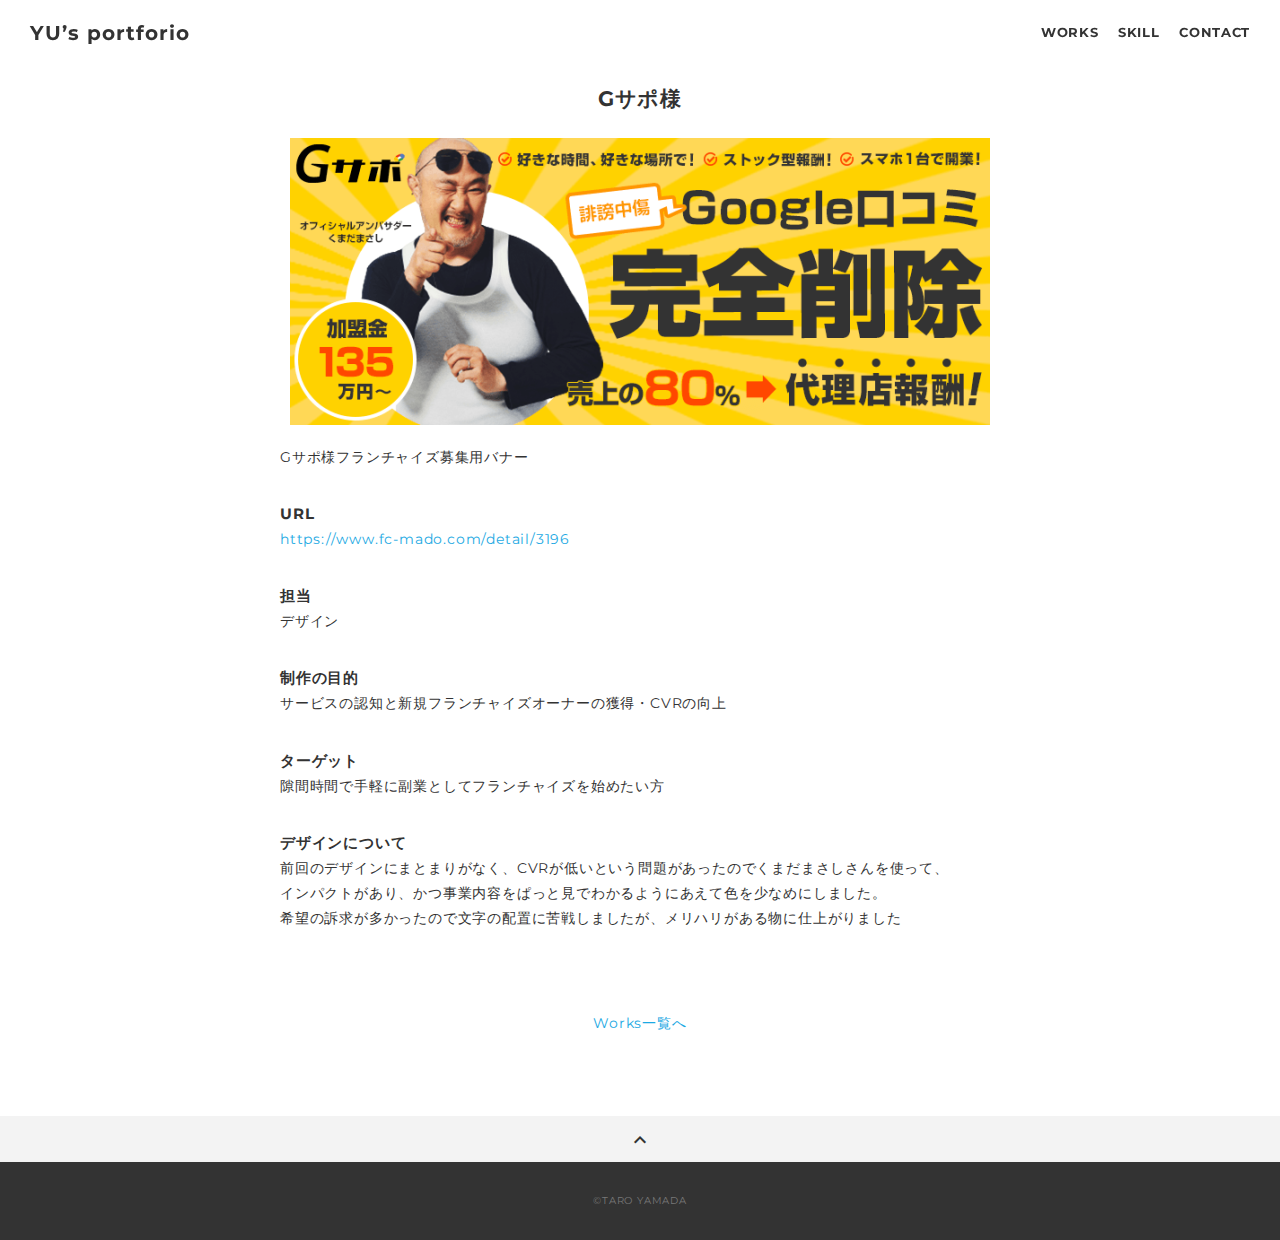
<file: Gsapo.html>
<!DOCTYPE html>
<html>
<head>
  <meta charset="utf-8">
  <meta name="viewport" content="width=device-width,initial-scale=1.0,user-scalable=no">
  <meta property='og:type' content='website'>
  <meta property='og:title' content='WebデザイナーYU ANAMIのポートフォリオ'>
  <meta property='og:url' content='URLが入る'>
  <meta property='og:description' content='TARO YAMADAのポートフォリオサイトです。'>
  <meta property="og:image" content="img/ogp.png">
  <meta name="description" content="TARO YAMADAのポートフォリオサイトです" />
  <title>YU ANAMI ポートフォリオ</title>
  <link rel="preconnect" href="https://fonts.gstatic.com">
  <link rel="preconnect" href="https://fonts.gstatic.com">
  <link href="https://fonts.googleapis.com/css2?family=Montserrat:wght@400;700&display=swap" rel="stylesheet">
  <link href="https://fonts.googleapis.com/css?family=Material+Icons+Outlined" rel="stylesheet">
  <link href="css/ress.css" media="all" rel="stylesheet" type="text/css" />
  <link href="css/style.css" media="all" rel="stylesheet" type="text/css" />
  <link rel="shortcut icon" href="img/favicon.ico" />
  <link rel=”canonical” href=”URLが入る” />
</head>

<body>
  <div class="wrapper">

    <!-- header -->
    <header class="header ">
      <div class="header-inner">
        <h1 class="header-logo">
          <a href="index.html">YU’s portforio</a>
        </h1>
        <nav class="header-nav">
          <ul class="header-nav-list">
            <li class="header-nav-item"><a href="./#works">WORKS</a></li>
            <li class="header-nav-item"><a href="./#skill">SKILL</a></li>
            <li class="header-nav-item"><a href="./#contact">CONTACT</a></li>
          </ul>
        </nav>
      </div>
    </header>
    <!-- /header -->

    <main class="content">

      <article class="article">
        <div class="article-inner">
          <h2 class="article-title">Gサポ様</h2>
          <p class="article-img">
            <img src="img/Gsapo.png" alt="Gサポ様バナー">
          </p>
          <div class="article-body">
            <p>
             Gサポ様フランチャイズ募集用バナー
            </p>
            <h3 class="article-info-title">URL</h3>
            <p><a href="https://www.fc-mado.com/detail/3196" target="_blank" rel="noopener">https://www.fc-mado.com/detail/3196</a></p>
            <h3 class="article-info-title">担当</h3>
            <p>デザイン</p>
            <h3 class="article-info-title">制作の目的</h3>
            <p>サービスの認知と新規フランチャイズオーナーの獲得・CVRの向上</p>
            <h3 class="article-info-title">ターゲット</h3>
            <p>隙間時間で手軽に副業としてフランチャイズを始めたい方</p>
            <h3 class="article-info-title">デザインについて</h3>
            <p>
              前回のデザインにまとまりがなく、CVRが低いという問題があったのでくまだまさしさんを使って、<br>インパクトがあり、かつ事業内容をぱっと見でわかるようにあえて色を少なめにしました。<br>希望の訴求が多かったので文字の配置に苦戦しましたが、メリハリがある物に仕上がりました
            </p>
          </div>
          <div class="home-link">
            <a href="./#works">Works一覧へ</a>
          </div>
        </div>
      </article>

      <div class="page-top" id="js-page-top">
        <span class="material-icons-outlined">expand_less</span>
      </div>
    </main>

    <!-- footer -->
    <footer class="footer">
      <div class="copyright">&copy;TARO YAMADA</div>
    </footer>
    <!-- /footer -->

  </div>
  <script src="https://ajax.googleapis.com/ajax/libs/jquery/3.5.1/jquery.min.js"></script>
  <script type='text/javascript' src="js/script.js"></script>
</body>
</html>
</file>
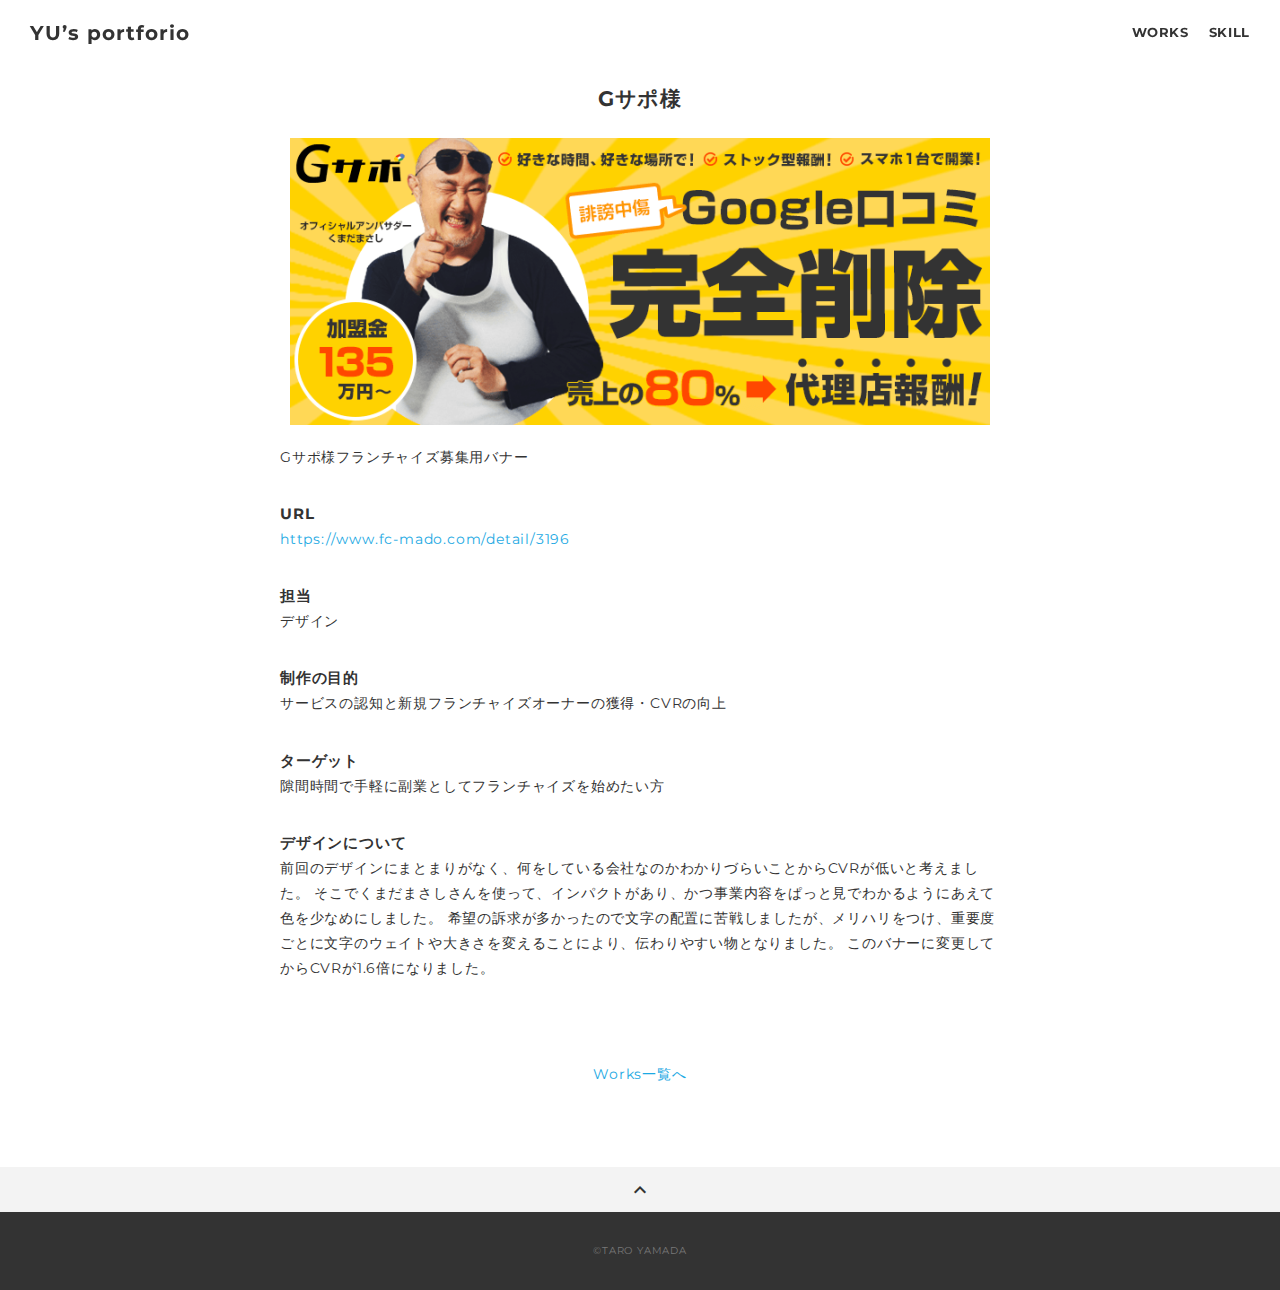
<file: works-Gsapo.html>
<!DOCTYPE html>
<html>
<head>
  <meta charset="utf-8">
  <meta name="viewport" content="width=device-width,initial-scale=1.0,user-scalable=no">
  <meta property='og:type' content='website'>
  <meta property='og:title' content='WebデザイナーYU ANAMIのポートフォリオ'>
  <meta property='og:url' content='URLが入る'>
  <meta property='og:description' content='YU ANAMIのポートフォリオサイトです。'>
  <meta property="og:image" content="img/ogp.png">
  <meta name="description" content="YU ANAMIのポートフォリオサイトです" />
  <title>YU ANAMI ポートフォリオ</title>
  <link rel="preconnect" href="https://fonts.gstatic.com">
  <link rel="preconnect" href="https://fonts.gstatic.com">
  <link href="https://fonts.googleapis.com/css2?family=Montserrat:wght@400;700&display=swap" rel="stylesheet">
  <link href="https://fonts.googleapis.com/css?family=Material+Icons+Outlined" rel="stylesheet">
  <link href="css/ress.css" media="all" rel="stylesheet" type="text/css" />
  <link href="css/style.css" media="all" rel="stylesheet" type="text/css" />
  <link rel="shortcut icon" href="img/favicon.ico" />
  <link rel=”canonical” href=”URLが入る” />
</head>

<body>
  <div class="wrapper">

    <!-- header -->
    <header class="header ">
      <div class="header-inner">
        <h1 class="header-logo">
          <a href="index.html">YU’s portforio</a>
        </h1>
        <nav class="header-nav">
          <ul class="header-nav-list">
            <li class="header-nav-item"><a href="./#works">WORKS</a></li>
            <li class="header-nav-item"><a href="./#skill">SKILL</a></li>
          </ul>
        </nav>
      </div>
    </header>
    <!-- /header -->

    <main class="content">

      <article class="article">
        <div class="article-inner">
          <h2 class="article-title">Gサポ様</h2>
          <p class="article-img">
            <img src="img/Gsapo.png" alt="Gサポ様バナー">
          </p>
          <div class="article-body">
            <p>
             Gサポ様フランチャイズ募集用バナー
            </p>
            <h3 class="article-info-title">URL</h3>
            <p><a href="https://www.fc-mado.com/detail/3196" target="_blank" rel="noopener">https://www.fc-mado.com/detail/3196</a></p>
            <h3 class="article-info-title">担当</h3>
            <p>デザイン</p>
            <h3 class="article-info-title">制作の目的</h3>
            <p>サービスの認知と新規フランチャイズオーナーの獲得・CVRの向上</p>
            <h3 class="article-info-title">ターゲット</h3>
            <p>隙間時間で手軽に副業としてフランチャイズを始めたい方</p>
            <h3 class="article-info-title">デザインについて</h3>
            <p>
              前回のデザインにまとまりがなく、何をしている会社なのかわかりづらいことからCVRが低いと考えました。
              そこでくまだまさしさんを使って、インパクトがあり、かつ事業内容をぱっと見でわかるようにあえて色を少なめにしました。
              希望の訴求が多かったので文字の配置に苦戦しましたが、メリハリをつけ、重要度ごとに文字のウェイトや大きさを変えることにより、伝わりやすい物となりました。
              このバナーに変更してからCVRが1.6倍になりました。
            </p>
          </div>
          <div class="home-link">
            <a href="./#works">Works一覧へ</a>
          </div>
        </div>
      </article>

      <div class="page-top" id="js-page-top">
        <span class="material-icons-outlined">expand_less</span>
      </div>
    </main>

    <!-- footer -->
    <footer class="footer">
      <div class="copyright">&copy;TARO YAMADA</div>
    </footer>
    <!-- /footer -->

  </div>
  <script src="https://ajax.googleapis.com/ajax/libs/jquery/3.5.1/jquery.min.js"></script>
  <script type='text/javascript' src="js/script.js"></script>
</body>
</html>
</file>
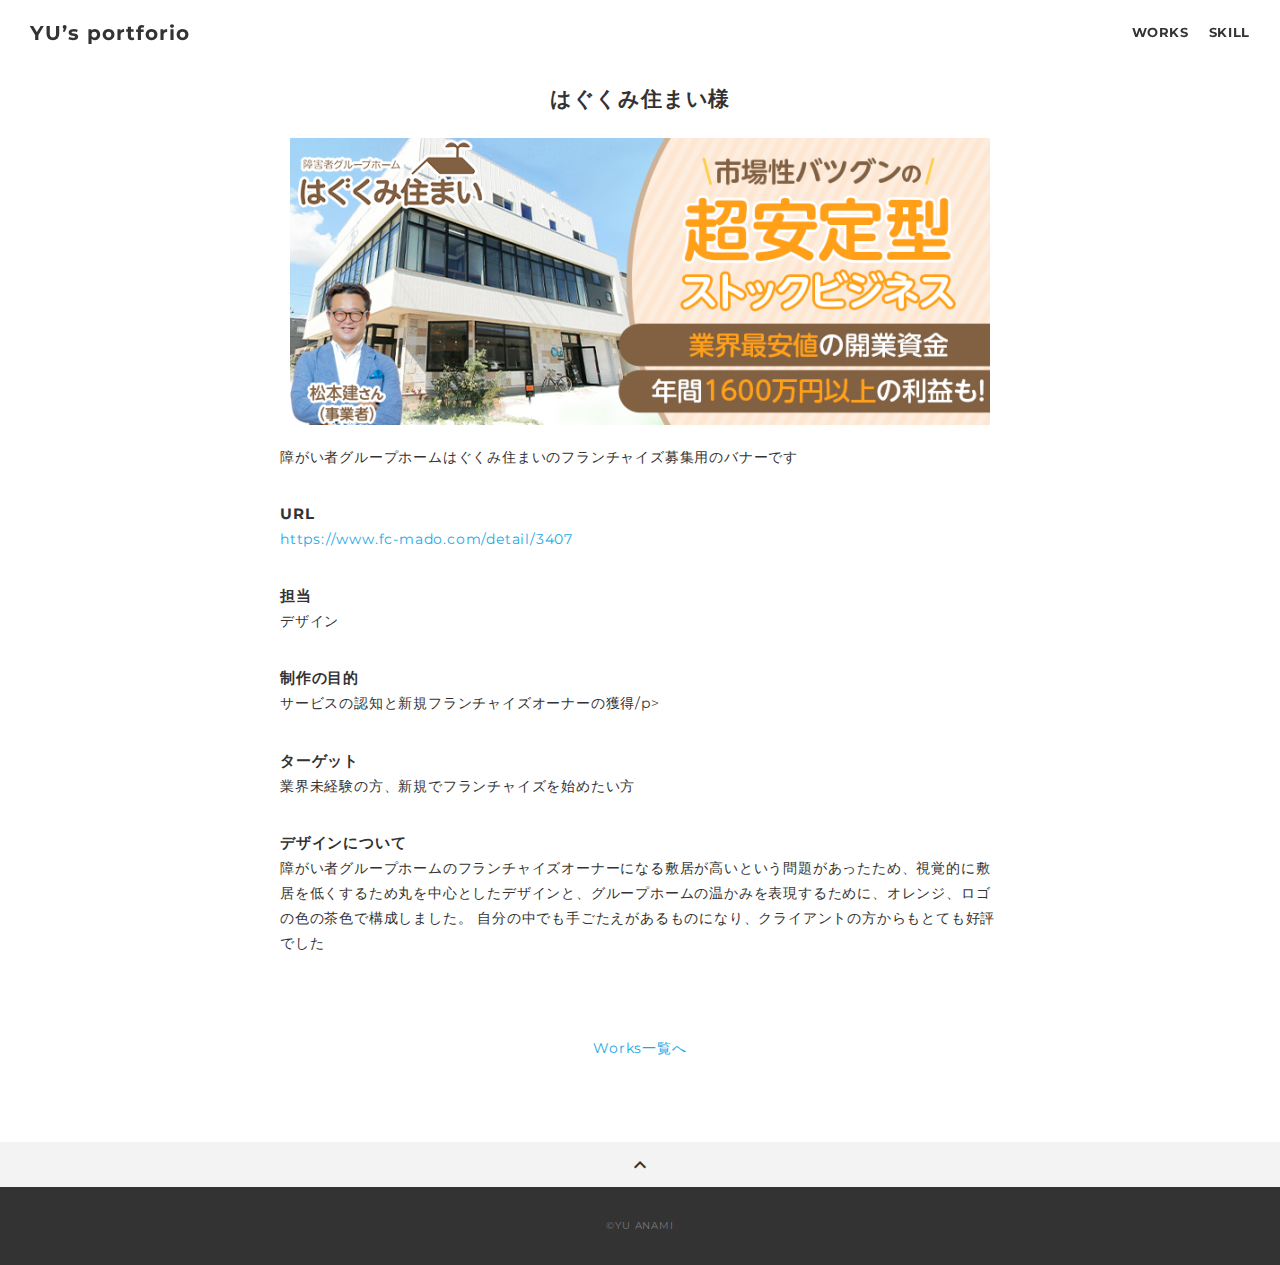
<file: works-hagukumi.html>
<!DOCTYPE html>
<html>
<head>
  <meta charset="utf-8">
  <meta name="viewport" content="width=device-width,initial-scale=1.0,user-scalable=no">
  <meta property='og:type' content='website'>
  <meta property='og:title' content='WebデザイナーYU ANAMIのポートフォリオ'>
  <meta property='og:url' content='URLが入る'>
  <meta property='og:description' content='YU ANAMIのポートフォリオサイトです。'>
  <meta property="og:image" content="img/ogp.png">
  <meta name="description" content="YU ANAMIのポートフォリオサイトです" />
  <title>YU ANAMI ポートフォリオ</title>
  <link rel="preconnect" href="https://fonts.gstatic.com">
  <link rel="preconnect" href="https://fonts.gstatic.com">
  <link href="https://fonts.googleapis.com/css2?family=Montserrat:wght@400;700&display=swap" rel="stylesheet">
  <link href="https://fonts.googleapis.com/css?family=Material+Icons+Outlined" rel="stylesheet">
  <link href="css/ress.css" media="all" rel="stylesheet" type="text/css" />
  <link href="css/style.css" media="all" rel="stylesheet" type="text/css" />
  <link rel="shortcut icon" href="img/favicon.ico" />
  <link rel=”canonical” href=”URLが入る” />
</head>

<body>
  <div class="wrapper">

    <!-- header -->
    <header class="header ">
      <div class="header-inner">
        <h1 class="header-logo">
          <a href="index.html">YU’s portforio</a>
        </h1>
        <nav class="header-nav">
          <ul class="header-nav-list">
            <li class="header-nav-item"><a href="./#works">WORKS</a></li>
            <li class="header-nav-item"><a href="./#skill">SKILL</a></li>
          </ul>
        </nav>
      </div>
    </header>
    <!-- /header -->

    <main class="content">

      <article class="article">
        <div class="article-inner">
          <h2 class="article-title">はぐくみ住まい様</h2>
          <p class="article-img">
            <img src="img/hagukumi.png" alt="はぐくみ住まいバナー">
          </p>
          <div class="article-body">
            <p>
              障がい者グループホームはぐくみ住まいのフランチャイズ募集用のバナーです
            </p>
            <h3 class="article-info-title">URL</h3>
            <p><a href="https://www.fc-mado.com/detail/3407" target="_blank" rel="noopener">https://www.fc-mado.com/detail/3407</a></p>
            <h3 class="article-info-title">担当</h3>
            <p>デザイン</p>
            <h3 class="article-info-title">制作の目的</h3>
            <p>サービスの認知と新規フランチャイズオーナーの獲得/p>
            <h3 class="article-info-title">ターゲット</h3>
            <p>業界未経験の方、新規でフランチャイズを始めたい方</p>
            <h3 class="article-info-title">デザインについて</h3>
            <p>
              障がい者グループホームのフランチャイズオーナーになる敷居が高いという問題があったため、視覚的に敷居を低くするため丸を中心としたデザインと、グループホームの温かみを表現するために、オレンジ、ロゴの色の茶色で構成しました。
              自分の中でも手ごたえがあるものになり、クライアントの方からもとても好評でした
            </p>
          </div>
          <div class="home-link">
            <a href="./#works">Works一覧へ</a>
          </div>
        </div>
      </article>

      <div class="page-top" id="js-page-top">
        <span class="material-icons-outlined">expand_less</span>
      </div>
    </main>

    <!-- footer -->
    <footer class="footer">
      <div class="copyright">&copy;YU ANAMI</div>
    </footer>
    <!-- /footer -->

  </div>
  <script src="https://ajax.googleapis.com/ajax/libs/jquery/3.5.1/jquery.min.js"></script>
  <script type='text/javascript' src="js/script.js"></script>
</body>
</html>
</file>
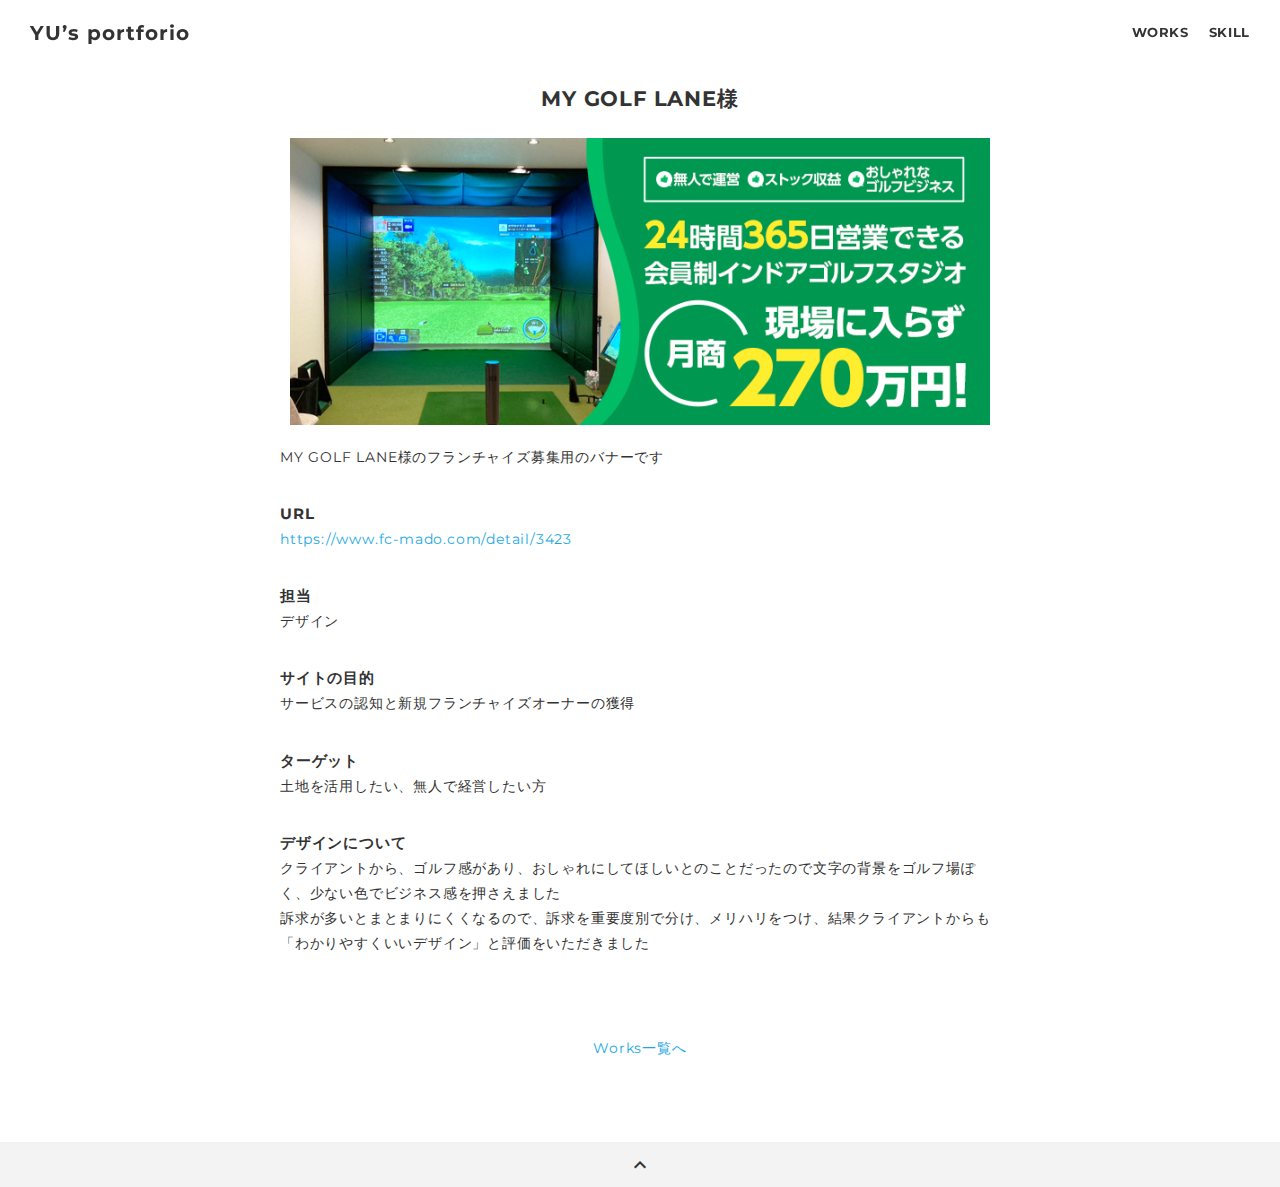
<file: works-mygolf.html>
<!DOCTYPE html>
<html>
<head>
  <meta charset="utf-8">
  <meta name="viewport" content="width=device-width,initial-scale=1.0,user-scalable=no">
  <meta property='og:type' content='website'>
  <meta property='og:title' content='WebデザイナーYU ANAMIのポートフォリオ'>
  <meta property='og:url' content='URLが入る'>
  <meta property='og:description' content='YU ANAMIのポートフォリオサイトです。'>
  <meta property="og:image" content="img/ogp.png">
  <meta name="description" content="YU ANAMIのポートフォリオサイトです" />
  <title>YU ANAMI ポートフォリオ</title>
  <link rel="preconnect" href="https://fonts.gstatic.com">
  <link rel="preconnect" href="https://fonts.gstatic.com">
  <link href="https://fonts.googleapis.com/css2?family=Montserrat:wght@400;700&display=swap" rel="stylesheet">
  <link href="https://fonts.googleapis.com/css?family=Material+Icons+Outlined" rel="stylesheet">
  <link href="css/ress.css" media="all" rel="stylesheet" type="text/css" />
  <link href="css/style.css" media="all" rel="stylesheet" type="text/css" />
  <link rel="shortcut icon" href="img/favicon.ico" />
  <link rel=”canonical” href=”URLが入る” />
</head>

<body>
  <div class="wrapper">

    <!-- header -->
    <header class="header ">
      <div class="header-inner">
        <h1 class="header-logo">
          <a href="index.html">YU’s portforio</a>
        </h1>
        <nav class="header-nav">
          <ul class="header-nav-list">
            <li class="header-nav-item"><a href="./#works">WORKS</a></li>
            <li class="header-nav-item"><a href="./#skill">SKILL</a></li>
          </ul>
        </nav>
      </div>
    </header>
    <!-- /header -->

    <main class="content">

      <article class="article">
        <div class="article-inner">
          <h2 class="article-title">MY GOLF LANE様</h2>
          <p class="article-img">
            <img src="img/mygolf.png" alt="">
          </p>
          <div class="article-body">
            <p>
              MY GOLF LANE様のフランチャイズ募集用のバナーです
            </p>
            <h3 class="article-info-title">URL</h3>
            <p><a href="https://www.fc-mado.com/detail/3423" target="_blank" rel="noopener">https://www.fc-mado.com/detail/3423</a></p>
            <h3 class="article-info-title">担当</h3>
            <p>デザイン</p>
            <h3 class="article-info-title">サイトの目的</h3>
            <p>サービスの認知と新規フランチャイズオーナーの獲得</p>
            <h3 class="article-info-title">ターゲット</h3>
            <p>土地を活用したい、無人で経営したい方</p>
            <h3 class="article-info-title">デザインについて</h3>
            <p>
              クライアントから、ゴルフ感があり、おしゃれにしてほしいとのことだったので文字の背景をゴルフ場ぽく、少ない色でビジネス感を押さえました
              <br>訴求が多いとまとまりにくくなるので、訴求を重要度別で分け、メリハリをつけ、結果クライアントからも「わかりやすくいいデザイン」と評価をいただきました
            </p>
          </div>
          <div class="home-link">
            <a href="./#works">Works一覧へ</a>
          </div>
        </div>
      </article>

      <div class="page-top" id="js-page-top">
        <span class="material-icons-outlined">expand_less</span>
      </div>
    </main>
</file>
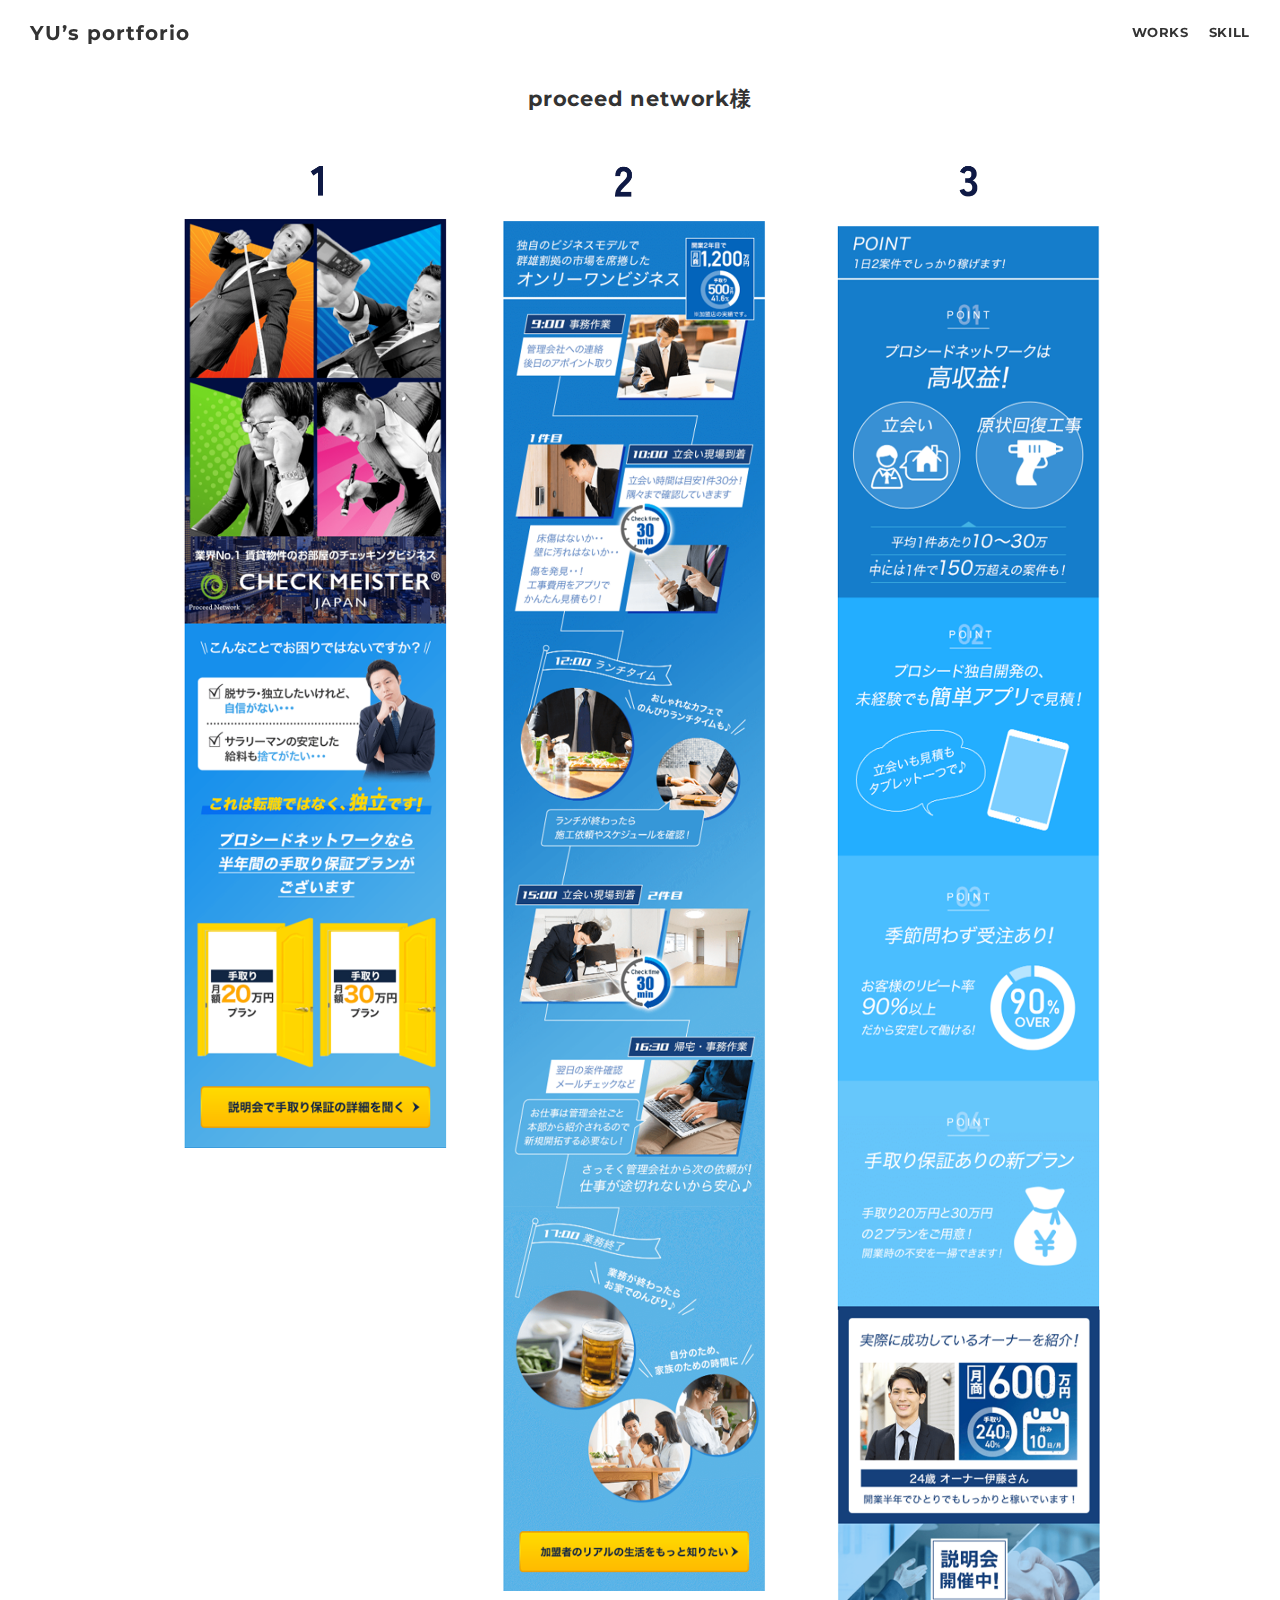
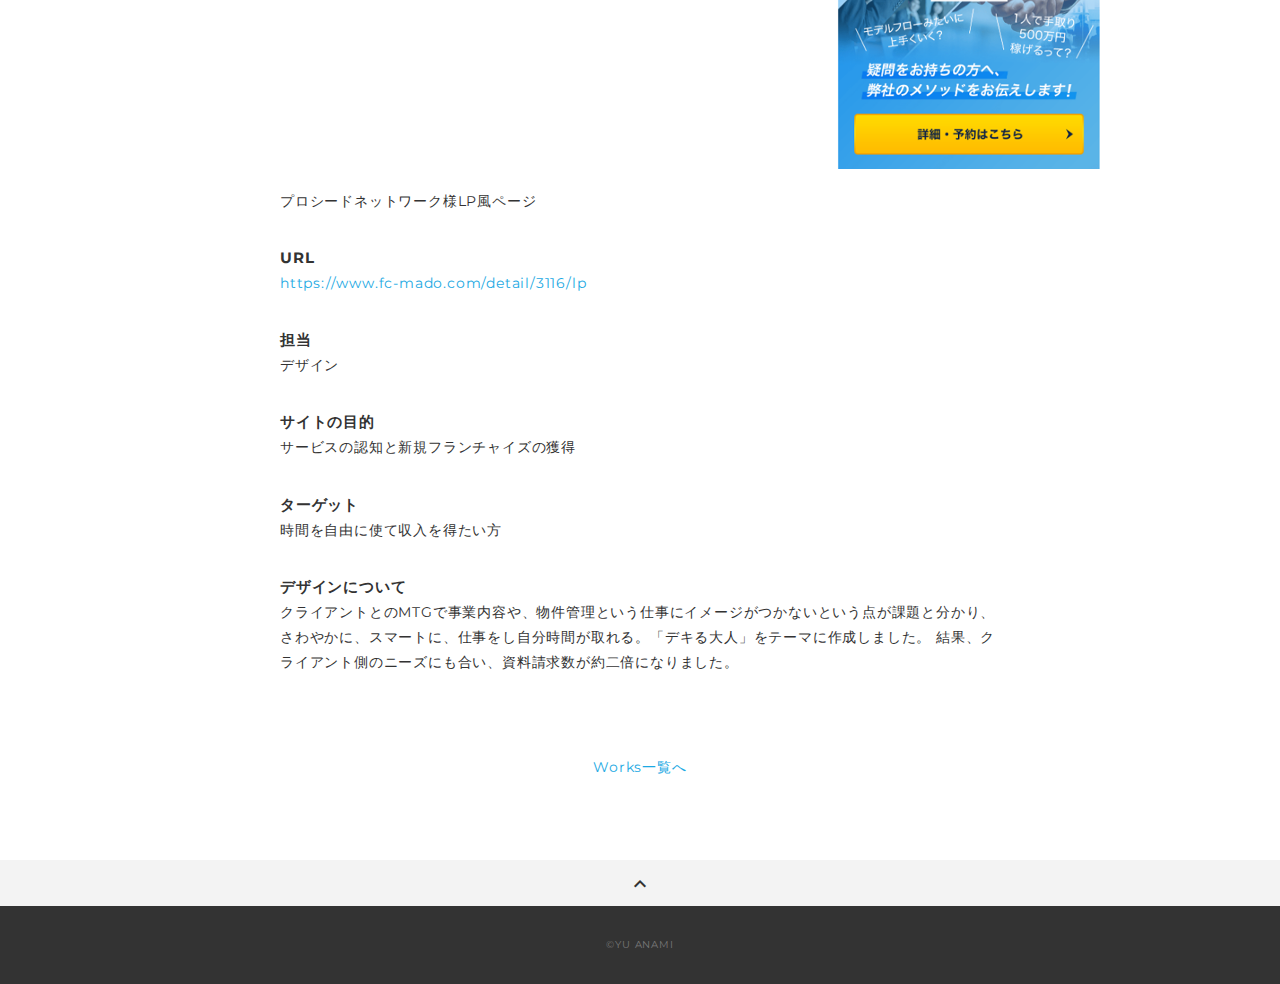
<file: works-proseed.html>
<!DOCTYPE html>
<html>
<head>
  <meta charset="utf-8">
  <meta name="viewport" content="width=device-width,initial-scale=1.0,user-scalable=no">
  <meta property='og:type' content='website'>
  <meta property='og:title' content='WebデザイナーYU ANAMIのポートフォリオ'>
  <meta property='og:url' content='URLが入る'>
  <meta property='og:description' content='YU ANAMIのポートフォリオサイトです。'>
  <meta property="og:image" content="img/ogp.png">
  <meta name="description" content="YU ANAMIのポートフォリオサイトです" />
  <title>YU ANAMI ポートフォリオ</title>
  <link rel="preconnect" href="https://fonts.gstatic.com">
  <link rel="preconnect" href="https://fonts.gstatic.com">
  <link href="https://fonts.googleapis.com/css2?family=Montserrat:wght@400;700&display=swap" rel="stylesheet">
  <link href="https://fonts.googleapis.com/css?family=Material+Icons+Outlined" rel="stylesheet">
  <link href="css/ress.css" media="all" rel="stylesheet" type="text/css" />
  <link href="css/style.css" media="all" rel="stylesheet" type="text/css" />
  <link rel="shortcut icon" href="img/favicon.ico" />
  <link rel=”canonical” href=”URLが入る” />
</head>

<body>
  <div class="wrapper">

    <!-- header -->
    <header class="header ">
      <div class="header-inner">
        <h1 class="header-logo">
          <a href="index.html">YU’s portforio</a>
        </h1>
        <nav class="header-nav">
          <ul class="header-nav-list">
            <li class="header-nav-item"><a href="./#works">WORKS</a></li>
            <li class="header-nav-item"><a href="./#skill">SKILL</a></li>
          </ul>
        </nav>
      </div>
    </header>
    <!-- /header -->

    <main class="content">

      <article class="article">
        <div class="article-inner">
          <h2 class="article-title">proceed network様</h2>
          <p class="article-img">
            <img src="img/proceed.png" alt="proceednetwoek">
          </p>
          <div class="article-body">
            <p>
              プロシードネットワーク様LP風ページ
            </p>
            <h3 class="article-info-title">URL</h3>
            <p><a href="https://www.fc-mado.com/detail/3116/lp" target="_blank" rel="noopener">https://www.fc-mado.com/detail/3116/lp</a></p>
            <h3 class="article-info-title">担当</h3>
            <p>デザイン</p>
            <h3 class="article-info-title">サイトの目的</h3>
            <p>サービスの認知と新規フランチャイズの獲得</p>
            <h3 class="article-info-title">ターゲット</h3>
            <p>時間を自由に使て収入を得たい方</p>
            <h3 class="article-info-title">デザインについて</h3>
            <p>
              クライアントとのMTGで事業内容や、物件管理という仕事にイメージがつかないという点が課題と分かり、
              さわやかに、スマートに、仕事をし自分時間が取れる。「デキる大人」をテーマに作成しました。
              結果、クライアント側のニーズにも合い、資料請求数が約二倍になりました。
            </p>
          </div>
          <div class="home-link">
            <a href="./#works">Works一覧へ</a>
          </div>
        </div>
      </article>

      <div class="page-top" id="js-page-top">
        <span class="material-icons-outlined">expand_less</span>
      </div>
    </main>

    <!-- footer -->
    <footer class="footer">
      <div class="copyright">&copy;YU ANAMI</div>
    </footer>
    <!-- /footer -->

  </div>
  <script src="https://ajax.googleapis.com/ajax/libs/jquery/3.5.1/jquery.min.js"></script>
  <script type='text/javascript' src="js/script.js"></script>
</body>
</html>
</file>
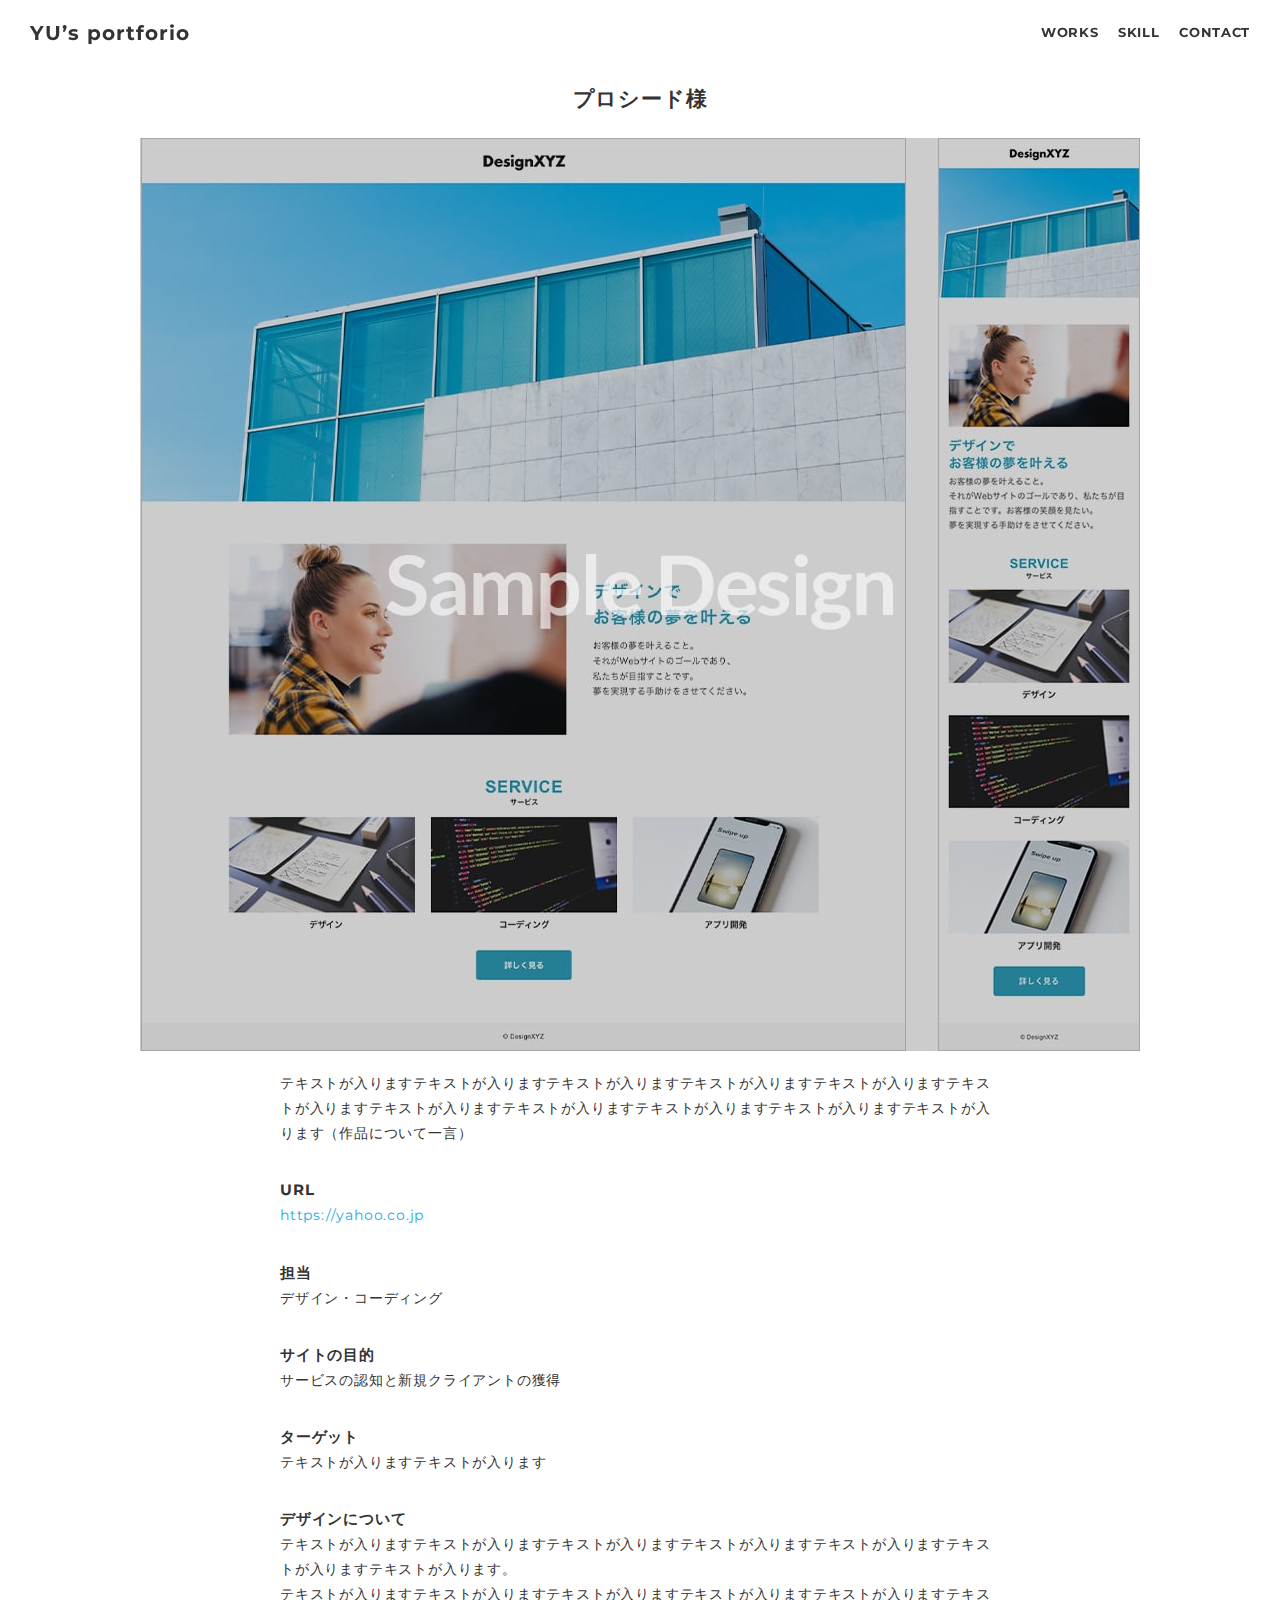
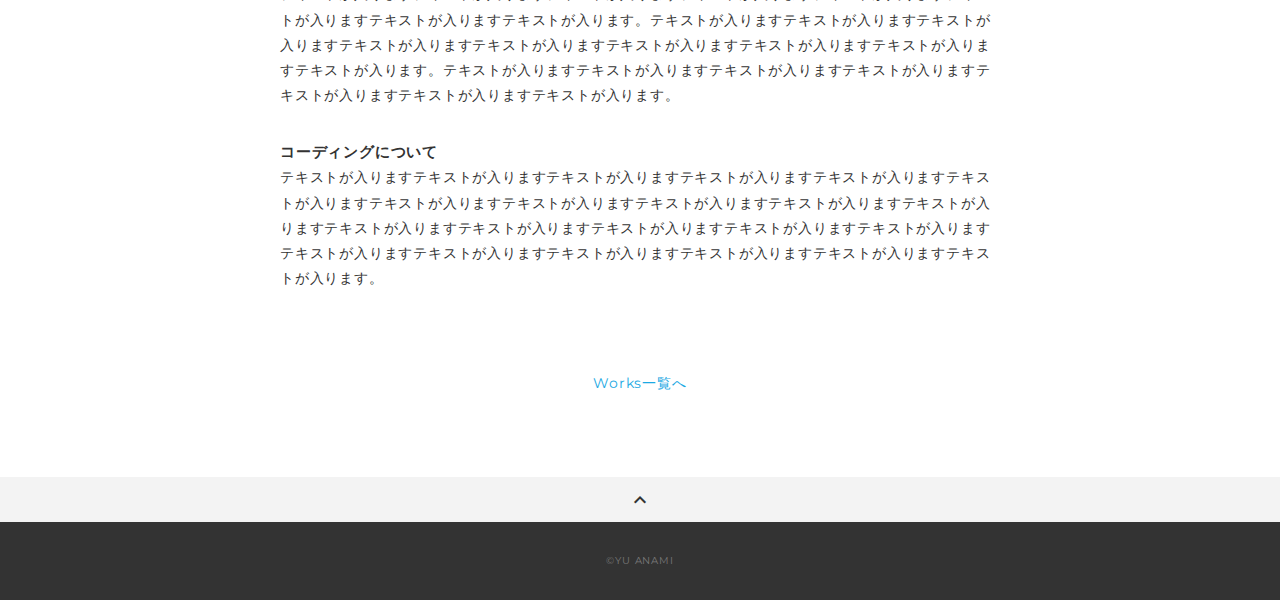
<file: works-proshido.html>
<!DOCTYPE html>
<html>
<head>
  <meta charset="utf-8">
  <meta name="viewport" content="width=device-width,initial-scale=1.0,user-scalable=no">
  <meta property='og:type' content='website'>
  <meta property='og:title' content='WebデザイナーYU ANAMIのポートフォリオ'>
  <meta property='og:url' content='URLが入る'>
  <meta property='og:description' content='TARO YAMADAのポートフォリオサイトです。'>
  <meta property="og:image" content="img/ogp.png">
  <meta name="description" content="TARO YAMADAのポートフォリオサイトです" />
  <title>YU ANAMI ポートフォリオ</title>
  <link rel="preconnect" href="https://fonts.gstatic.com">
  <link rel="preconnect" href="https://fonts.gstatic.com">
  <link href="https://fonts.googleapis.com/css2?family=Montserrat:wght@400;700&display=swap" rel="stylesheet">
  <link href="https://fonts.googleapis.com/css?family=Material+Icons+Outlined" rel="stylesheet">
  <link href="css/ress.css" media="all" rel="stylesheet" type="text/css" />
  <link href="css/style.css" media="all" rel="stylesheet" type="text/css" />
  <link rel="shortcut icon" href="img/favicon.ico" />
  <link rel=”canonical” href=”URLが入る” />
</head>

<body>
  <div class="wrapper">

    <!-- header -->
    <header class="header ">
      <div class="header-inner">
        <h1 class="header-logo">
          <a href="index.html">YU’s portforio</a>
        </h1>
        <nav class="header-nav">
          <ul class="header-nav-list">
            <li class="header-nav-item"><a href="./#works">WORKS</a></li>
            <li class="header-nav-item"><a href="./#skill">SKILL</a></li>
            <li class="header-nav-item"><a href="./#contact">CONTACT</a></li>
          </ul>
        </nav>
      </div>
    </header>
    <!-- /header -->

    <main class="content">

      <article class="article">
        <div class="article-inner">
          <h2 class="article-title">プロシード様</h2>
          <p class="article-img">
            <img src="img/works-sample.jpg" alt="">
          </p>
          <div class="article-body">
            <p>
              テキストが入りますテキストが入りますテキストが入りますテキストが入りますテキストが入りますテキストが入りますテキストが入りますテキストが入りますテキストが入りますテキストが入りますテキストが入ります（作品について一言）
            </p>
            <h3 class="article-info-title">URL</h3>
            <p><a href="https://yahoo.co.jp" target="_blank" rel="noopener">https://yahoo.co.jp</a></p>
            <h3 class="article-info-title">担当</h3>
            <p>デザイン・コーディング</p>
            <h3 class="article-info-title">サイトの目的</h3>
            <p>サービスの認知と新規クライアントの獲得</p>
            <h3 class="article-info-title">ターゲット</h3>
            <p>テキストが入りますテキストが入ります</p>
            <h3 class="article-info-title">デザインについて</h3>
            <p>
              テキストが入りますテキストが入りますテキストが入りますテキストが入りますテキストが入りますテキストが入りますテキストが入ります。<br>テキストが入りますテキストが入りますテキストが入りますテキストが入りますテキストが入りますテキストが入りますテキストが入りますテキストが入ります。テキストが入りますテキストが入りますテキストが入りますテキストが入りますテキストが入りますテキストが入りますテキストが入りますテキストが入りますテキストが入ります。テキストが入りますテキストが入りますテキストが入りますテキストが入りますテキストが入りますテキストが入りますテキストが入ります。
            </p>
            <h3 class="article-info-title">コーディングについて</h3>
            <p>
              テキストが入りますテキストが入りますテキストが入りますテキストが入りますテキストが入りますテキストが入りますテキストが入りますテキストが入りますテキストが入りますテキストが入りますテキストが入りますテキストが入りますテキストが入りますテキストが入りますテキストが入りますテキストが入りますテキストが入りますテキストが入りますテキストが入りますテキストが入りますテキストが入りますテキストが入ります。
            </p>
          </div>
          <div class="home-link">
            <a href="./#works">Works一覧へ</a>
          </div>
        </div>
      </article>

      <div class="page-top" id="js-page-top">
        <span class="material-icons-outlined">expand_less</span>
      </div>
    </main>

    <!-- footer -->
    <footer class="footer">
      <div class="copyright">&copy;YU ANAMI</div>
    </footer>
    <!-- /footer -->

  </div>
  <script src="https://ajax.googleapis.com/ajax/libs/jquery/3.5.1/jquery.min.js"></script>
  <script type='text/javascript' src="js/script.js"></script>
</body>
</html>
</file>
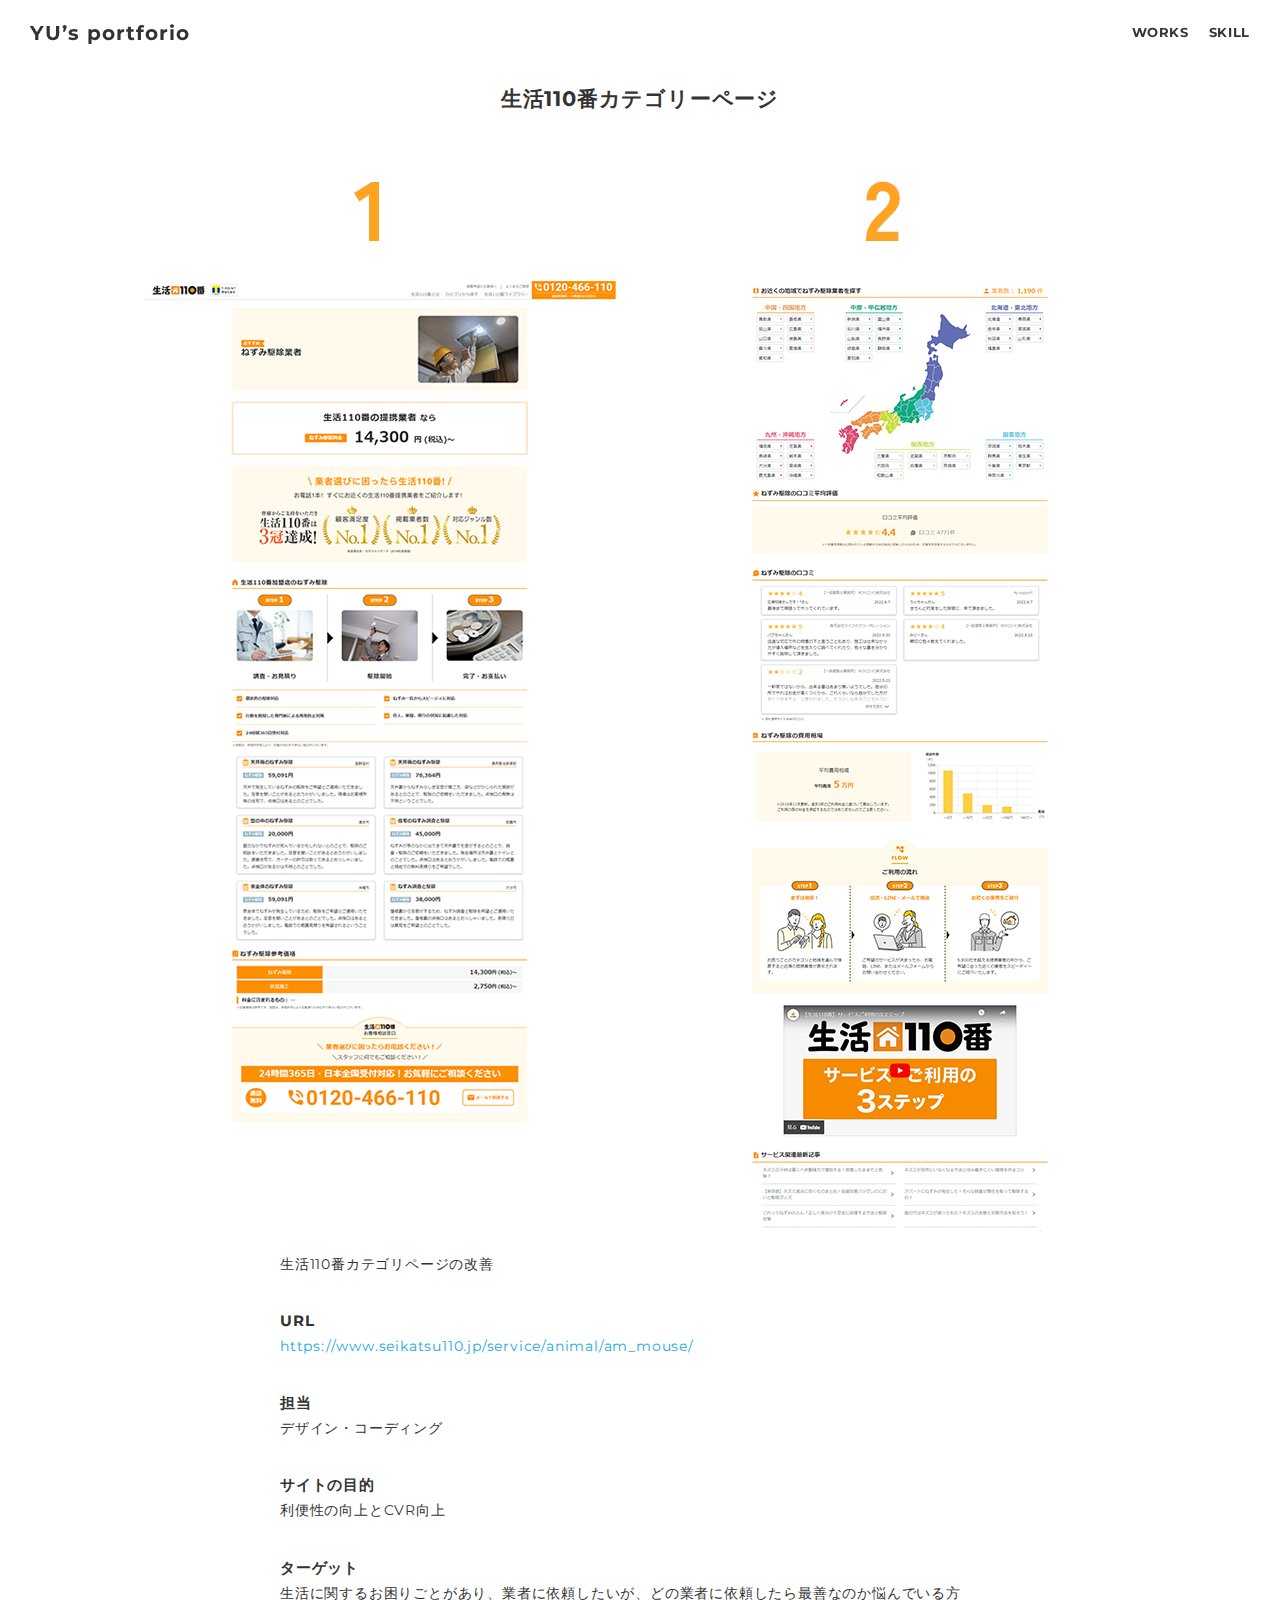
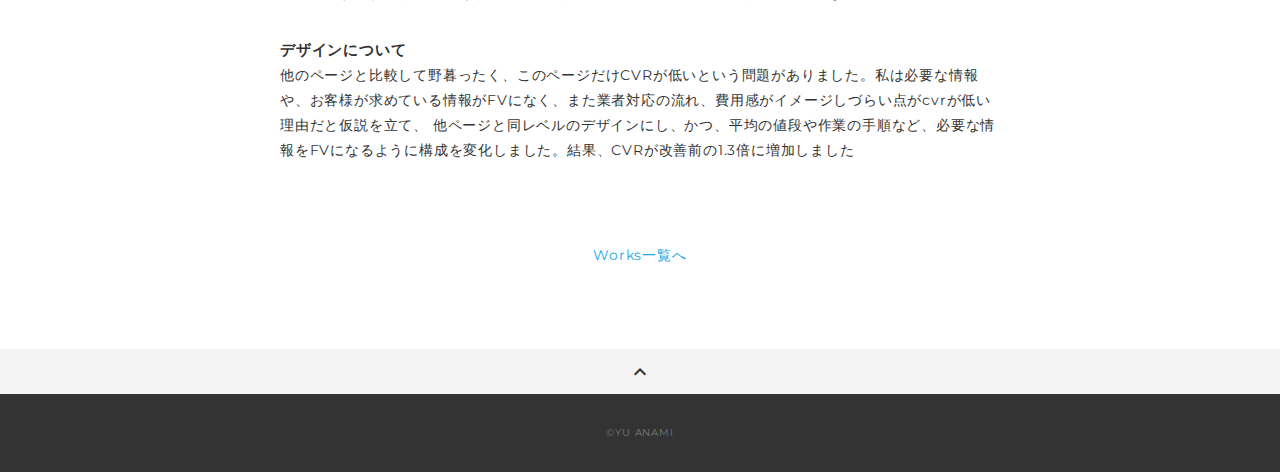
<file: works-seikatu.html>
<!DOCTYPE html>
<html>
<head>
  <meta charset="utf-8">
  <meta name="viewport" content="width=device-width,initial-scale=1.0,user-scalable=no">
  <meta property='og:type' content='website'>
  <meta property='og:title' content='WebデザイナーYU ANAMIのポートフォリオ'>
  <meta property='og:url' content='URLが入る'>
  <meta property='og:description' content='YU ANAMIのポートフォリオサイトです。'>
  <meta property="og:image" content="img/ogp.png">
  <meta name="description" content="YU ANAMIのポートフォリオサイトです" />
  <title>YU ANAMI ポートフォリオ</title>
  <link rel="preconnect" href="https://fonts.gstatic.com">
  <link rel="preconnect" href="https://fonts.gstatic.com">
  <link href="https://fonts.googleapis.com/css2?family=Montserrat:wght@400;700&display=swap" rel="stylesheet">
  <link href="https://fonts.googleapis.com/css?family=Material+Icons+Outlined" rel="stylesheet">
  <link href="css/ress.css" media="all" rel="stylesheet" type="text/css" />
  <link href="css/style.css" media="all" rel="stylesheet" type="text/css" />
  <link rel="shortcut icon" href="img/favicon.ico" />
  <link rel=”canonical” href=”URLが入る” />
</head>

<body>
  <div class="wrapper">

    <!-- header -->
    <header class="header ">
      <div class="header-inner">
        <h1 class="header-logo">
          <a href="index.html">YU’s portforio</a>
        </h1>
        <nav class="header-nav">
          <ul class="header-nav-list">
            <li class="header-nav-item"><a href="./#works">WORKS</a></li>
            <li class="header-nav-item"><a href="./#skill">SKILL</a></li>
          </ul>
        </nav>
      </div>
    </header>
    <!-- /header -->

    <main class="content">

      <article class="article">
        <div class="article-inner">
          <h2 class="article-title">生活110番カテゴリーページ</h2>
          <p class="article-img">
            <img src="img/seikatu.png" alt="">
          </p>
          <div class="article-body">
            <p>
              生活110番カテゴリページの改善
            </p>
            <h3 class="article-info-title">URL</h3>
            <p><a href="https://www.seikatsu110.jp/service/animal/am_mouse/" target="_blank" rel="noopener">https://www.seikatsu110.jp/service/animal/am_mouse/</a></p>
            <h3 class="article-info-title">担当</h3>
            <p>デザイン・コーディング</p>
            <h3 class="article-info-title">サイトの目的</h3>
            <p>利便性の向上とCVR向上</p>
            <h3 class="article-info-title">ターゲット</h3>
            <p>生活に関するお困りごとがあり、業者に依頼したいが、どの業者に依頼したら最善なのか悩んでいる方</p>
            <h3 class="article-info-title">デザインについて</h3>
            <p>
              他のページと比較して野暮ったく、このページだけCVRが低いという問題がありました。私は必要な情報や、お客様が求めている情報がFVになく、また業者対応の流れ、費用感がイメージしづらい点がcvrが低い理由だと仮説を立て、
              他ページと同レベルのデザインにし、かつ、平均の値段や作業の手順など、必要な情報をFVになるように構成を変化しました。結果、CVRが改善前の1.3倍に増加しました<br>
            </p>
          </div>
          <div class="home-link">
            <a href="./#works">Works一覧へ</a>
          </div>
        </div>
      </article>

      <div class="page-top" id="js-page-top">
        <span class="material-icons-outlined">expand_less</span>
      </div>
    </main>

    <!-- footer -->
    <footer class="footer">
      <div class="copyright">&copy;YU ANAMI</div>
    </footer>
    <!-- /footer -->

  </div>
  <script src="https://ajax.googleapis.com/ajax/libs/jquery/3.5.1/jquery.min.js"></script>
  <script type='text/javascript' src="js/script.js"></script>
</body>
</html>
</file>
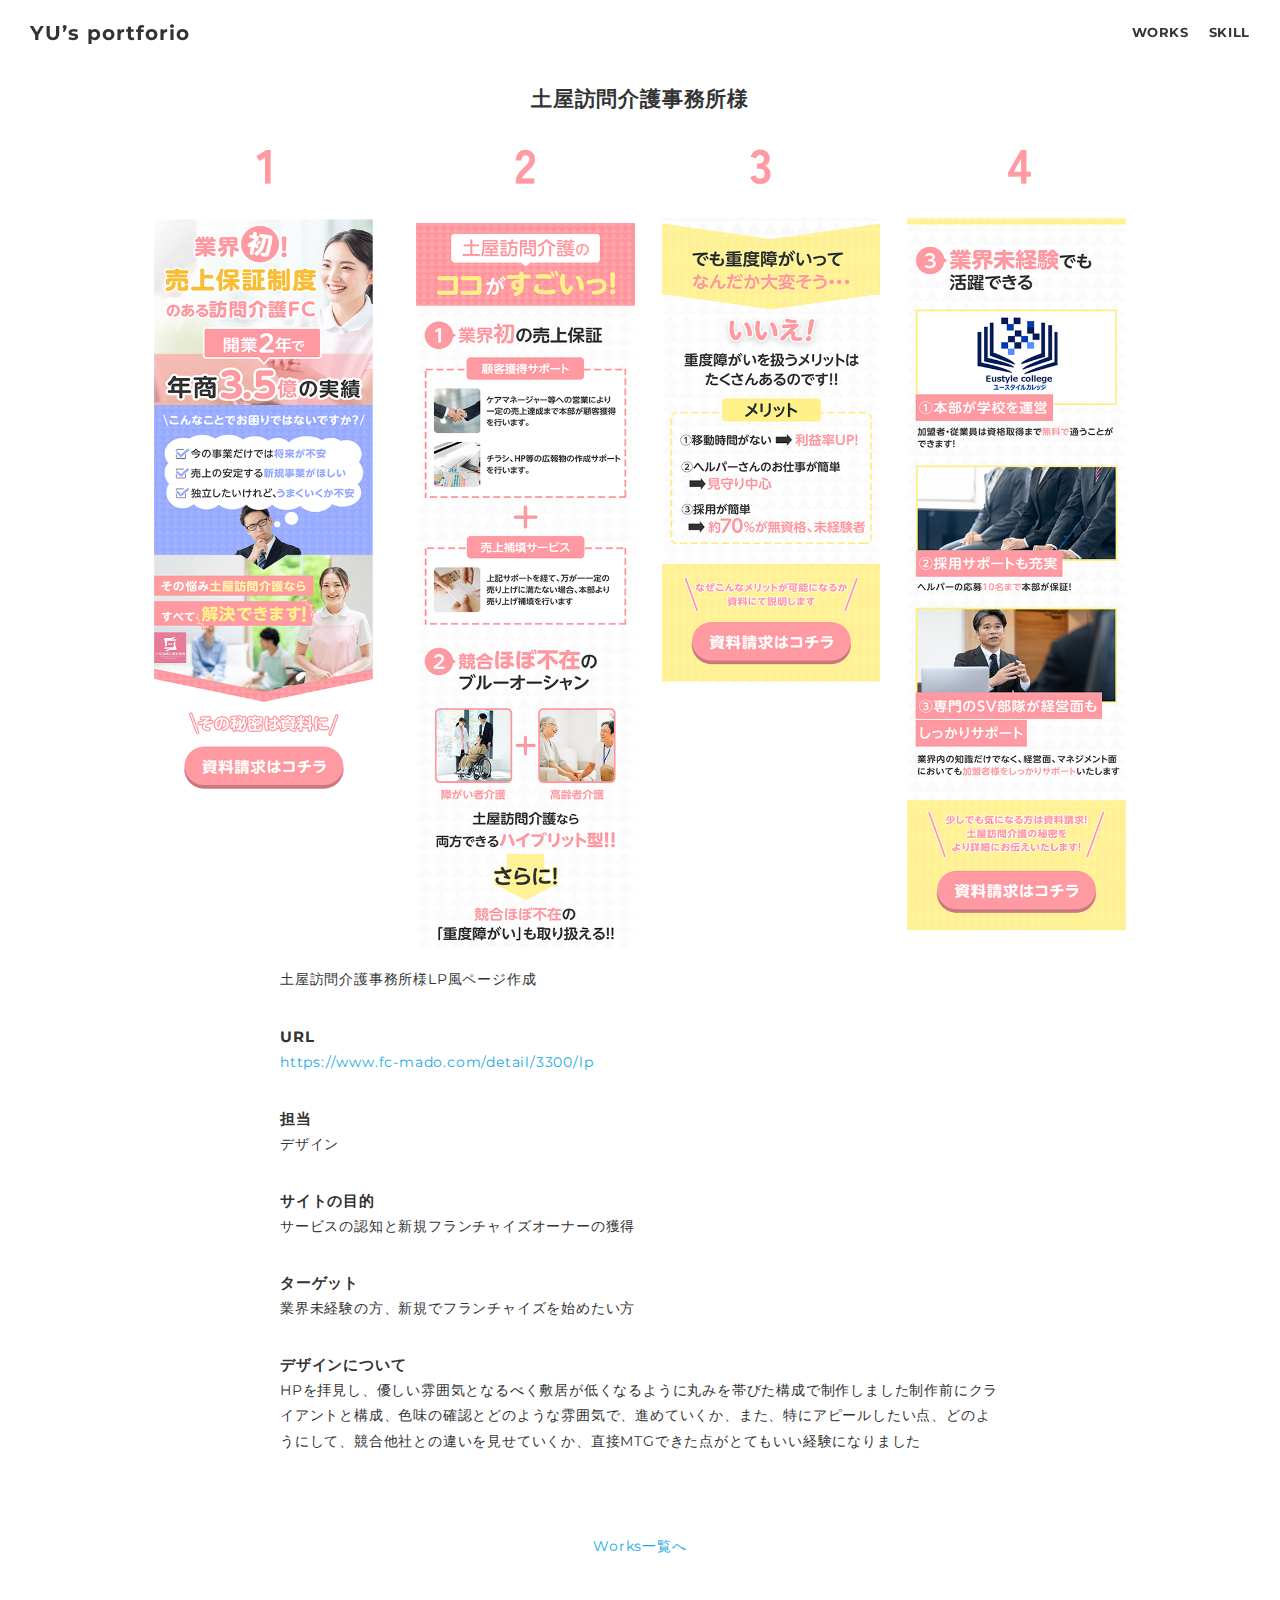
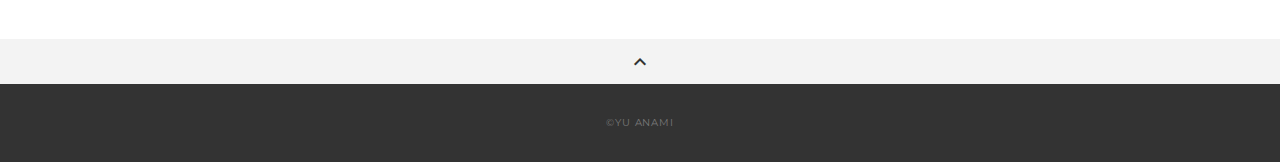
<file: works-tutiya.html>
<!DOCTYPE html>
<html>
<head>
  <meta charset="utf-8">
  <meta name="viewport" content="width=device-width,initial-scale=1.0,user-scalable=no">
  <meta property='og:type' content='website'>
  <meta property='og:title' content='WebデザイナーYU ANAMIのポートフォリオ'>
  <meta property='og:url' content='URLが入る'>
  <meta property='og:description' content='TARO YAMADAのポートフォリオサイトです。'>
  <meta property="og:image" content="img/ogp.png">
  <meta name="description" content="TARO YAMADAのポートフォリオサイトです" />
  <title>YU ANAMI ポートフォリオ</title>
  <link rel="preconnect" href="https://fonts.gstatic.com">
  <link rel="preconnect" href="https://fonts.gstatic.com">
  <link href="https://fonts.googleapis.com/css2?family=Montserrat:wght@400;700&display=swap" rel="stylesheet">
  <link href="https://fonts.googleapis.com/css?family=Material+Icons+Outlined" rel="stylesheet">
  <link href="css/ress.css" media="all" rel="stylesheet" type="text/css" />
  <link href="css/style.css" media="all" rel="stylesheet" type="text/css" />
  <link rel="shortcut icon" href="img/favicon.ico" />
  <link rel=”canonical” href=”URLが入る” />
</head>

<body>
  <div class="wrapper">

    <!-- header -->
    <header class="header ">
      <div class="header-inner">
        <h1 class="header-logo">
          <a href="index.html">YU’s portforio</a>
        </h1>
        <nav class="header-nav">
          <ul class="header-nav-list">
            <li class="header-nav-item"><a href="./#works">WORKS</a></li>
            <li class="header-nav-item"><a href="./#skill">SKILL</a></li>
          </ul>
        </nav>
      </div>
    </header>
    <!-- /header -->

    <main class="content">

      <article class="article">
        <div class="article-inner">
          <h2 class="article-title">土屋訪問介護事務所様</h2>
          <p class="article-img">
            <img src="img/tutiya_SP.png" alt="">
          </p>
          <div class="article-body">
            <p>
              土屋訪問介護事務所様LP風ページ作成
            </p>
            <h3 class="article-info-title">URL</h3>
            <p><a href="https://www.fc-mado.com/detail/3300/lp" target="_blank" rel="noopener">https://www.fc-mado.com/detail/3300/lp</a></p>
            <h3 class="article-info-title">担当</h3>
            <p>デザイン</p>
            <h3 class="article-info-title">サイトの目的</h3>
            <p>サービスの認知と新規フランチャイズオーナーの獲得</p>
            <h3 class="article-info-title">ターゲット</h3>
            <p>業界未経験の方、新規でフランチャイズを始めたい方</p>
            <h3 class="article-info-title">デザインについて</h3>
            <p>
              HPを拝見し、優しい雰囲気となるべく敷居が低くなるように丸みを帯びた構成で制作しました制作前にクライアントと構成、色味の確認とどのような雰囲気で、進めていくか、また、特にアピールしたい点、どのようにして、競合他社との違いを見せていくか、直接MTGできた点がとてもいい経験になりました
            </p>
          </div>
          <div class="home-link">
            <a href="./#works">Works一覧へ</a>
          </div>
        </div>
      </article>

      <div class="page-top" id="js-page-top">
        <span class="material-icons-outlined">expand_less</span>
      </div>
    </main>

    <!-- footer -->
    <footer class="footer">
      <div class="copyright">&copy;YU ANAMI<div>
    </footer>
    <!-- /footer -->

  </div>
  <script src="https://ajax.googleapis.com/ajax/libs/jquery/3.5.1/jquery.min.js"></script>
  <script type='text/javascript' src="js/script.js"></script>
</body>
</html>
</file>
<file: css/ress.css>
/*!
 * ress.css • v3.0.1
 * MIT License
 * github.com/filipelinhares/ress
 */

/* # =================================================================
   # Global selectors
   # ================================================================= */

html {
  box-sizing: border-box;
  word-break: normal;
  -moz-tab-size: 4;
  tab-size: 4;

  -webkit-text-size-adjust: 100%; /* Prevent adjustments of font size after orientation changes in iOS */
}

*,
::before,
::after {
  box-sizing: inherit;
  background-repeat: no-repeat; /* Set `background-repeat: no-repeat` to all elements and pseudo elements */
}

::before,
::after {
  vertical-align: inherit;
  text-decoration: inherit; /* Inherit text-decoration and vertical align to ::before and ::after pseudo elements */
}

* {
  margin: 0;
  padding: 0; /* Reset `padding` and `margin` of all elements */
}

/* # =================================================================
   # General elements
   # ================================================================= */

hr {
  overflow: visible; /* Show the overflow in Edge and IE */
  height: 0; /* Add the correct box sizing in Firefox */
}

details,
main {
  display: block; /* Render the `main` element consistently in IE. */
}

summary {
  display: list-item; /* Add the correct display in all browsers */
}

small {
  font-size: 80%; /* Set font-size to 80% in `small` elements */
}

[hidden] {
  display: none; /* Add the correct display in IE */
}

abbr[title] {
  /* Add the correct text decoration in Chrome, Edge, IE, Opera, and Safari */
  text-decoration: underline;
  text-decoration: underline dotted;
  border-bottom: none; /* Remove the bottom border in Chrome 57 */
}

a {
  background-color: transparent; /* Remove the gray background on active links in IE 10 */
}

a:active,
a:hover {
  outline-width: 0; /* Remove the outline when hovering in all browsers */
}

code,
kbd,
pre,
samp {
  font-family: monospace, monospace; /* Specify the font family of code elements */
}

pre {
  font-size: 1em; /* Correct the odd `em` font sizing in all browsers */
}

b,
strong {
  font-weight: bolder; /* Add the correct font weight in Chrome, Edge, and Safari */
}

/* https://gist.github.com/unruthless/413930 */
sub,
sup {
  position: relative;
  font-size: 75%;
  line-height: 0;
  vertical-align: baseline;
}

sub {
  bottom: -.25em;
}

sup {
  top: -.5em;
}

/* # =================================================================
   # Forms
   # ================================================================= */

input {
  border-radius: 0;
}

/* Replace pointer cursor in disabled elements */
[disabled] {
  cursor: default;
}

[type="number"]::-webkit-inner-spin-button,
[type="number"]::-webkit-outer-spin-button {
  height: auto; /* Correct the cursor style of increment and decrement buttons in Chrome */
}

[type="search"] {
  outline-offset: -2px; /* Correct the outline style in Safari */

  -webkit-appearance: textfield; /* Correct the odd appearance in Chrome and Safari */
}

[type="search"]::-webkit-search-decoration {
  -webkit-appearance: none; /* Remove the inner padding in Chrome and Safari on macOS */
}

textarea {
  overflow: auto; /* Internet Explorer 11+ */
  resize: vertical; /* Specify textarea resizability */
}

button,
input,
optgroup,
select,
textarea {
  font: inherit; /* Specify font inheritance of form elements */
}

optgroup {
  font-weight: bold; /* Restore the font weight unset by the previous rule */
}

button {
  overflow: visible; /* Address `overflow` set to `hidden` in IE 8/9/10/11 */
}

button,
select {
  text-transform: none; /* Firefox 40+, Internet Explorer 11- */
}

/* Apply cursor pointer to button elements */
button,
[type="button"],
[type="reset"],
[type="submit"],
[role="button"] {
  cursor: pointer;
  color: inherit;
}

/* Remove inner padding and border in Firefox 4+ */
button::-moz-focus-inner,
[type="button"]::-moz-focus-inner,
[type="reset"]::-moz-focus-inner,
[type="submit"]::-moz-focus-inner {
  padding: 0;
  border-style: none;
}

/* Replace focus style removed in the border reset above */
button:-moz-focusring,
[type="button"]::-moz-focus-inner,
[type="reset"]::-moz-focus-inner,
[type="submit"]::-moz-focus-inner {
  outline: 1px dotted ButtonText;
}

button,
html [type="button"],
/* Prevent a WebKit bug where (2) destroys native `audio` and `video`controls in Android 4 */
[type="reset"],
[type="submit"] {
  -webkit-appearance: button; /* Correct the inability to style clickable types in iOS */
}

/* Remove the default button styling in all browsers */
button,
input,
select,
textarea {
  border-style: none;
  background-color: transparent;
}

/* Style select like a standard input */
select {
  -webkit-appearance: none; /* Chrome 41+ */
  -moz-appearance: none; /* Firefox 36+ */
}

select::-ms-expand {
  display: none; /* Internet Explorer 11+ */
}

select::-ms-value {
  color: currentColor; /* Internet Explorer 11+ */
}

legend {
  display: table; /* Correct the text wrapping in Edge and IE */
  max-width: 100%; /* Correct the text wrapping in Edge and IE */
  max-width: 100%; /* Correct the text wrapping in Edge 18- and IE */
  white-space: normal; /* Correct the text wrapping in Edge and IE */
  color: inherit; /* Correct the color inheritance from `fieldset` elements in IE */
  border: 0; /* Correct `color` not being inherited in IE 8/9/10/11 */
}

::-webkit-file-upload-button {
  font: inherit; /* Change font properties to `inherit` in Chrome and Safari */
  color: inherit;
  /* Correct the inability to style clickable types in iOS and Safari */

  -webkit-appearance: button;
}

/* # =================================================================
   # Specify media element style
   # ================================================================= */

img {
  border-style: none; /* Remove border when inside `a` element in IE 8/9/10 */
}

/* Add the correct vertical alignment in Chrome, Firefox, and Opera */
progress {
  vertical-align: baseline;
}

/* # =================================================================
   # Accessibility
   # ================================================================= */

/* Hide content from screens but not screenreaders */
@media screen {
  [hidden~="screen"] {
    display: inherit;
  }
  [hidden~="screen"]:not(:active):not(:focus):not(:target) {
    position: absolute !important;
    clip: rect(0 0 0 0) !important;
  }
}

/* Specify the progress cursor of updating elements */
[aria-busy="true"] {
  cursor: progress;
}

/* Specify the pointer cursor of trigger elements */
[aria-controls] {
  cursor: pointer;
}

/* Specify the unstyled cursor of disabled, not-editable, or otherwise inoperable elements */
[aria-disabled] {
  cursor: default;
}
</file>
<file: css/style.css>
body {
  font-family: "Montserrat","Helvetica Neue",Arial,"Hiragino Kaku Gothic ProN","Hiragino Sans",Meiryo,sans-serif;
  font-size: 14px;
  line-height: 1.8;
  letter-spacing: .8px;
  color: #333;
}

a {
  transition: opacity .3s;
  text-decoration: none;
  color: #1ca9e3;
}

img {
  max-width: 100%;
  height: auto;
  vertical-align: bottom;
  border-style: none;
}

ul,
li {
  list-style: none;
}

.pc-only {
  display: block;
}

.sp-only {
  display: none;
}

/*--------------------------------
 レイアウト
---------------------------------*/
.section {
  padding: 80px 0;
}

.inner {
  max-width: 1340px;
  margin: 0 auto;
  padding: 0 40px;
}

/*--------------------------------
 見出し
---------------------------------*/
.title {
  font-size: 34px;
  font-weight: normal;
  font-weight: bold;
  line-height: 1;
  margin-bottom: 40px;
  letter-spacing: .05em;
  color: #333;
}

.lead {
  margin-bottom: 30px;
}

/*--------------------------------
ヘッダー
---------------------------------*/
.header {
  position: fixed;
  top: 0;
  z-index: 1;
  width: 100%;
}

.header-inner {
  display: flex;
  align-items: center;
  justify-content: space-between;
  padding: 20px 30px;
}

.header-logo {
  font-size: 20px;
  font-weight: bold;
  line-height: 1.2;
  margin-right: 20px;
  letter-spacing: .05em;
}

.header-logo a {
  color: #333;
}

.header-nav-list {
  display: flex;
  justify-content: space-between;
}

.header-nav-item:not(:last-child) {
  margin-right: 20px;
}

.header-nav-item a {
  font-size: 13px;
  font-weight: bold;
  padding: 5px 0;
  letter-spacing: .05em;
  color: #333;
}

.header-nav-item a:hover {
  opacity: .8;
}

/*--------------------------------
 スプリットスクリーン
---------------------------------*/
.split {
  display: flex;
  align-items: center;
  flex-wrap: wrap;
  justify-content: space-between;
}

.split-body {
  width: 50%;
  padding-right: 3%;
  padding-left: 10%;
}

.split-img {
  width: 50%;
  height: 95vh;
  background-image: url(../img/mv2.jpg);
  background-repeat: no-repeat;
  background-position: center center;
  background-size: cover;
}

.split-title {
  font-size: 42px;
  font-weight: bold;
  line-height: 1.2;
  margin-bottom: 20px;
  letter-spacing: .05em;
}

/*--------------------------------
 Works
---------------------------------*/
.works-list {
  display: flex;
  flex-wrap: wrap;
  margin-bottom: -40px;
}

.works-item {
  width: 31.74603%;
  margin-right: 1.58730%;
  margin-bottom: 40px;
  color: #333;
}

.works-item:hover {
  opacity: .9;
}

.works-item:nth-of-type(3n) {
  margin-right: 0;
}

.works-img img {
  border: 1px solid #e6e6e6;
}

.works-name {
  font-size: 12px;
  font-weight: bold;
  margin-top: 8px;
}

.works-info {
  font-size: 10px;
}

/*--------------------------------
 Skill
---------------------------------*/
.skill-list {
  display: flex;
  flex-wrap: wrap;
  justify-content: space-between;
  margin-bottom: -50px;
}

.skill-item {
  display: flex;
  align-items: flex-start;
  justify-content: space-between;
  width: 48%;
  margin-bottom: 50px;
}

.skill-img {
  width: 60px;
  height: auto;
  margin-right: 20px;
}

.skill-body {
  flex: 1;
}

.skill-name {
  margin-bottom: 3px;
}

/*--------------------------------
 Contact
---------------------------------*/
.contact-item:not(:last-child) {
  margin-right: 10px;
}

.contact-text {
  margin-top: 10px;
}
/*--------------------------------
 ページトップ
---------------------------------*/
.page-top {
  font-weight: bold;
  padding: 10px;
  cursor: pointer;
  text-align: center;
  background-color: #f3f3f3;
}

.page-top .material-icons-outlined {
  vertical-align: bottom;
}

/*--------------------------------
 フッター
---------------------------------*/
.footer {
  padding: 30px;
  background-color: #333;
}

.copyright {
  font-size: 10px;
  text-align: center;
  color: #797979;
}
/*--------------------------------
 下層：Worksページ
---------------------------------*/
.article {
  padding: 80px 0;

}

.article-inner {
  max-width: 1040px;
  margin: 0 auto;
  padding: 0 20px;
}

.article-title {
  margin-bottom: 20px;
  text-align: center;
}

.article-img {
  margin-bottom: 20px;
  text-align : center
}

.article-body {
  max-width: 720px;
  margin: 0 auto;
  margin-bottom: 80px;
}

.article-info-title {
  font-size: 15px;
}

.article-body img {
  margin-bottom: 30px;
}

.article-body p {
  margin-bottom: 30px;
}

.home-link {
  text-align: center;
}

/*media Queries 767
----------------------------------------------------*/
@media screen and (max-width: 767px) {
  body {
    font-size: 13px;
    line-height: 1.7;
  }

  .pc-only {
    display: none;
  }

  .sp-only {
    display: block;
  }

  /* 見出し */
  .title {
    font-size: 26px;
    margin-bottom: 20px;
  }

  /* レイアウト */
  .section {
    padding: 60px 0;
  }

  .inner {
    padding: 0 20px;
  }

  /* ヘッダー */
  .header-inner {
    padding: 20px;
  }

  .header-logo {
    font-size: 16px;
  }

  .header-nav-item:not(:last-child) {
    margin-right: 10px;
  }

  .header-nav-item a {
    font-size: 11px;
  }

  /* スプリットスクリーン */
  .split {
    flex-direction: column-reverse;
  }

  .split-body {
    width: 100%;
    padding-right: 3%;
    padding-left: 8%;
  }

  .split-img {
    width: 100%;
    height: 67vh;
    margin-bottom: 20px;
    background-image: url(../img/sp_mv.jpg);
  }

  .split-title {
    font-size: 32px;
  }

  /* Works */
  .works-name {
    font-size: 10px;
  }

  .works-list {
    justify-content: space-between;
  }

  .works-item {
    flex: 0 0 48%;
    margin-right: 0;
    margin-bottom: 30px;
  }

  /* Skill */
  .skill-list {
    display: block;
    margin-bottom: 0;
  }

  .skill-item {
    width: 100%;
    margin-bottom: 35px;
  }

  .skill-item:last-child {
    margin-bottom: 0;
  }

  /* フッター */
  .footer {
    padding: 20px;
  }
}
</file>
